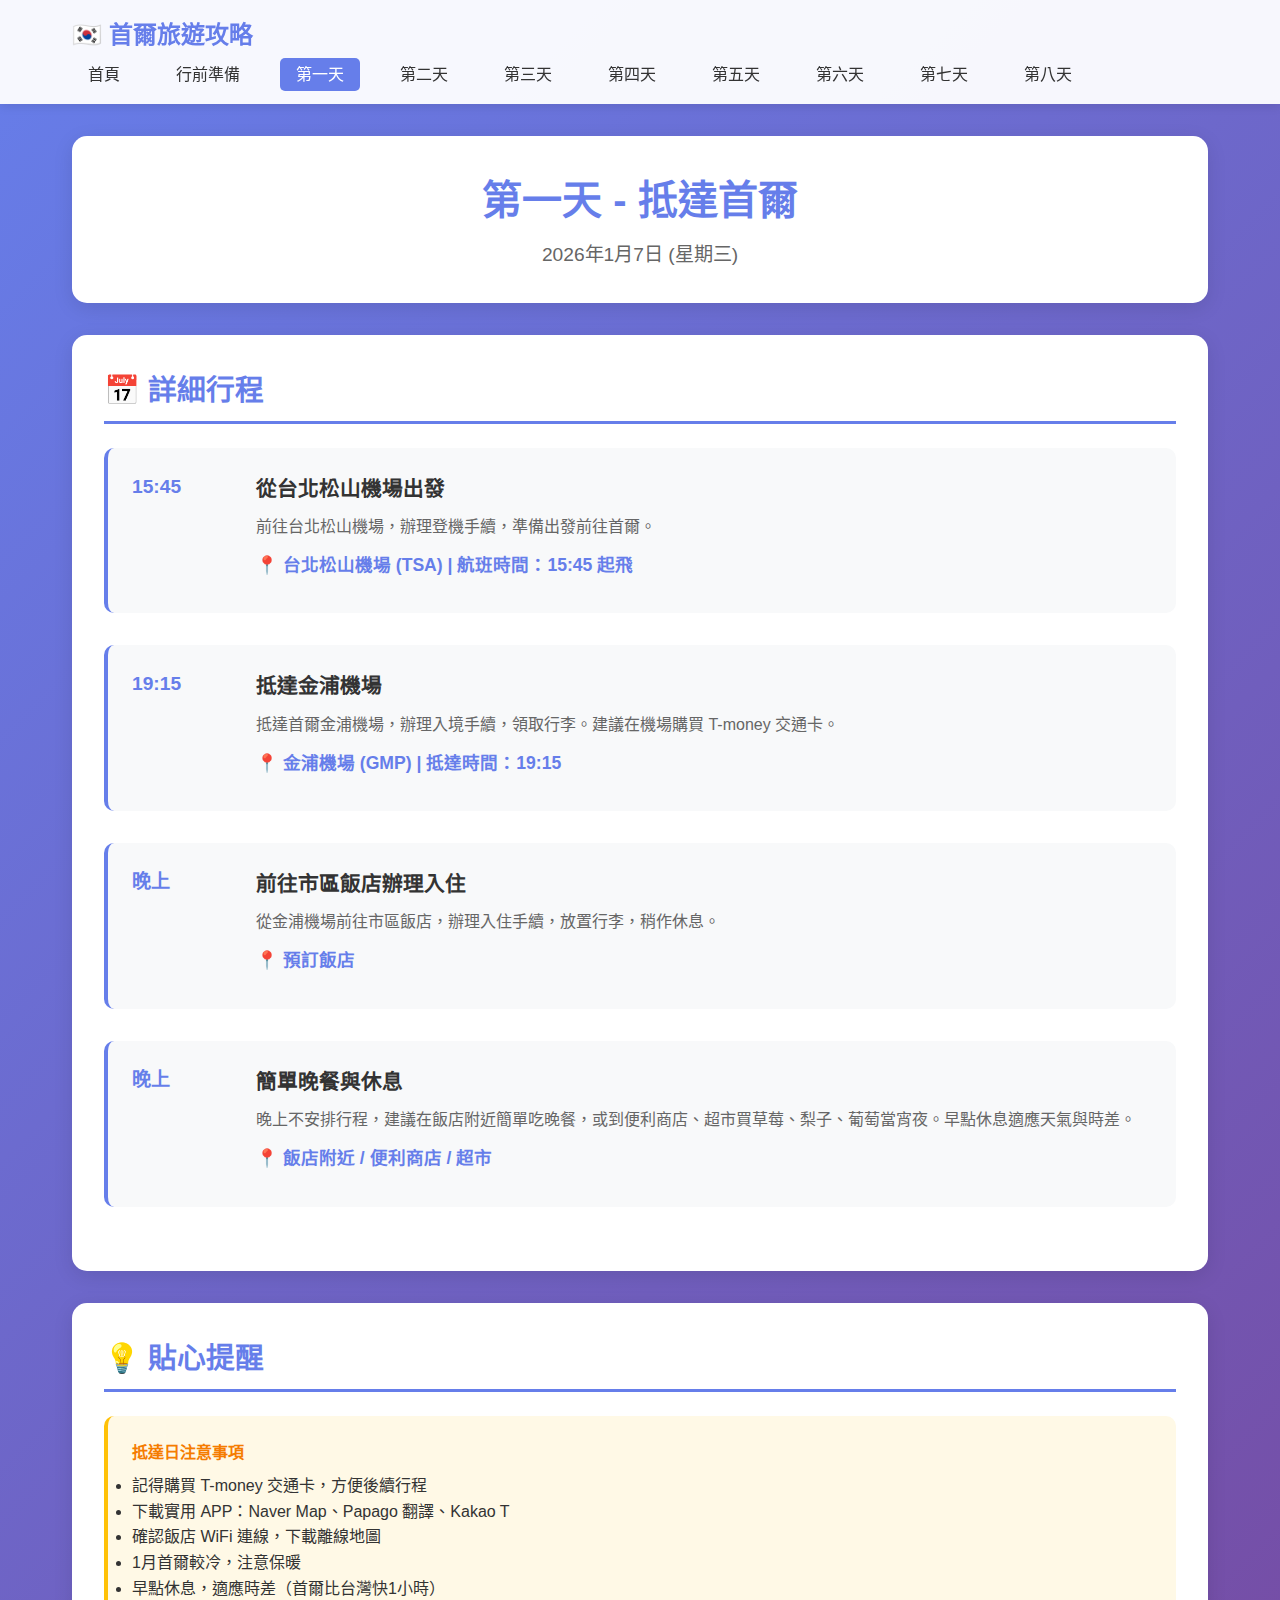
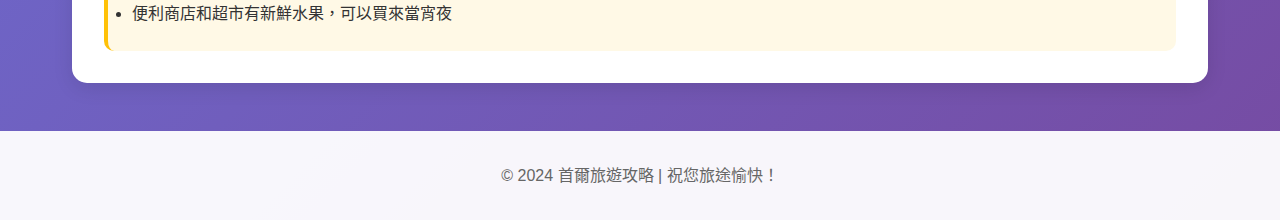
<file: day1.html>
<!DOCTYPE html>
<html lang="zh-TW">
<head>
    <meta charset="UTF-8">
    <meta name="viewport" content="width=device-width, initial-scale=1.0">
    <title>第一天 - 首爾旅遊攻略</title>
    <link rel="icon" type="image/svg+xml" href="favicon.svg">
    <link rel="alternate icon" href="favicon.ico">
    <link rel="stylesheet" href="styles.css">
</head>
<body>
    <header>
        <nav>
            <a href="index.html" class="logo">🇰🇷 首爾旅遊攻略</a>
            <div class="menu-toggle" id="menuToggle">
                <span></span>
                <span></span>
                <span></span>
            </div>
            <ul class="nav-links" id="navLinks">
                <li><a href="index.html">首頁</a></li>
                <li><a href="preparation.html">行前準備</a></li>
                <li><a href="day1.html" class="active">第一天</a></li>
                <li><a href="day2.html">第二天</a></li>
                <li><a href="day3.html">第三天</a></li>
                <li><a href="day4.html">第四天</a></li>
                <li><a href="day5.html">第五天</a></li>
                <li><a href="day6.html">第六天</a></li>
                <li><a href="day7.html">第七天</a></li>
                <li><a href="day8.html">第八天</a></li>
            </ul>
        </nav>
    </header>

    <main>
        <div class="day-header">
            <h1>第一天 - 抵達首爾</h1>
            <p class="date">2026年1月7日 (星期三)</p>
        </div>

        <section class="schedule-section">
            <h2>📅 詳細行程</h2>
            
            <div class="schedule-item">
                <div class="time">15:45</div>
                <div class="activity">
                    <h3>從台北松山機場出發</h3>
                    <p>前往台北松山機場，辦理登機手續，準備出發前往首爾。</p>
                    <p class="location">📍 台北松山機場 (TSA) | 航班時間：15:45 起飛</p>
                </div>
            </div>

            <div class="schedule-item">
                <div class="time">19:15</div>
                <div class="activity">
                    <h3>抵達金浦機場</h3>
                    <p>抵達首爾金浦機場，辦理入境手續，領取行李。建議在機場購買 T-money 交通卡。</p>
                    <p class="location">📍 金浦機場 (GMP) | 抵達時間：19:15</p>
                </div>
            </div>

            <div class="schedule-item">
                <div class="time">晚上</div>
                <div class="activity">
                    <h3>前往市區飯店辦理入住</h3>
                    <p>從金浦機場前往市區飯店，辦理入住手續，放置行李，稍作休息。</p>
                    <p class="location">📍 預訂飯店</p>
                </div>
            </div>

            <div class="schedule-item">
                <div class="time">晚上</div>
                <div class="activity">
                    <h3>簡單晚餐與休息</h3>
                    <p>晚上不安排行程，建議在飯店附近簡單吃晚餐，或到便利商店、超市買草莓、梨子、葡萄當宵夜。早點休息適應天氣與時差。</p>
                    <p class="location">📍 飯店附近 / 便利商店 / 超市</p>
                </div>
            </div>
        </section>

        <section class="schedule-section">
            <h2>💡 貼心提醒</h2>
            <div class="tips-section">
                <h4>抵達日注意事項</h4>
                <ul>
                    <li>記得購買 T-money 交通卡，方便後續行程</li>
                    <li>下載實用 APP：Naver Map、Papago 翻譯、Kakao T</li>
                    <li>確認飯店 WiFi 連線，下載離線地圖</li>
                    <li>1月首爾較冷，注意保暖</li>
                    <li>早點休息，適應時差（首爾比台灣快1小時）</li>
                    <li>便利商店和超市有新鮮水果，可以買來當宵夜</li>
                </ul>
            </div>
        </section>
    </main>

    <footer>
        <p>&copy; 2024 首爾旅遊攻略 | 祝您旅途愉快！</p>
    </footer>
    <script>
        // 手機版選單切換
        const menuToggle = document.getElementById('menuToggle');
        const navLinks = document.getElementById('navLinks');
        
        if (menuToggle) {
            menuToggle.addEventListener('click', function() {
                navLinks.classList.toggle('active');
            });
            
            const navItems = navLinks.querySelectorAll('a');
            navItems.forEach(item => {
                item.addEventListener('click', function() {
                    navLinks.classList.remove('active');
                });
            });
        }
    </script>
</body>
</html>
</file>
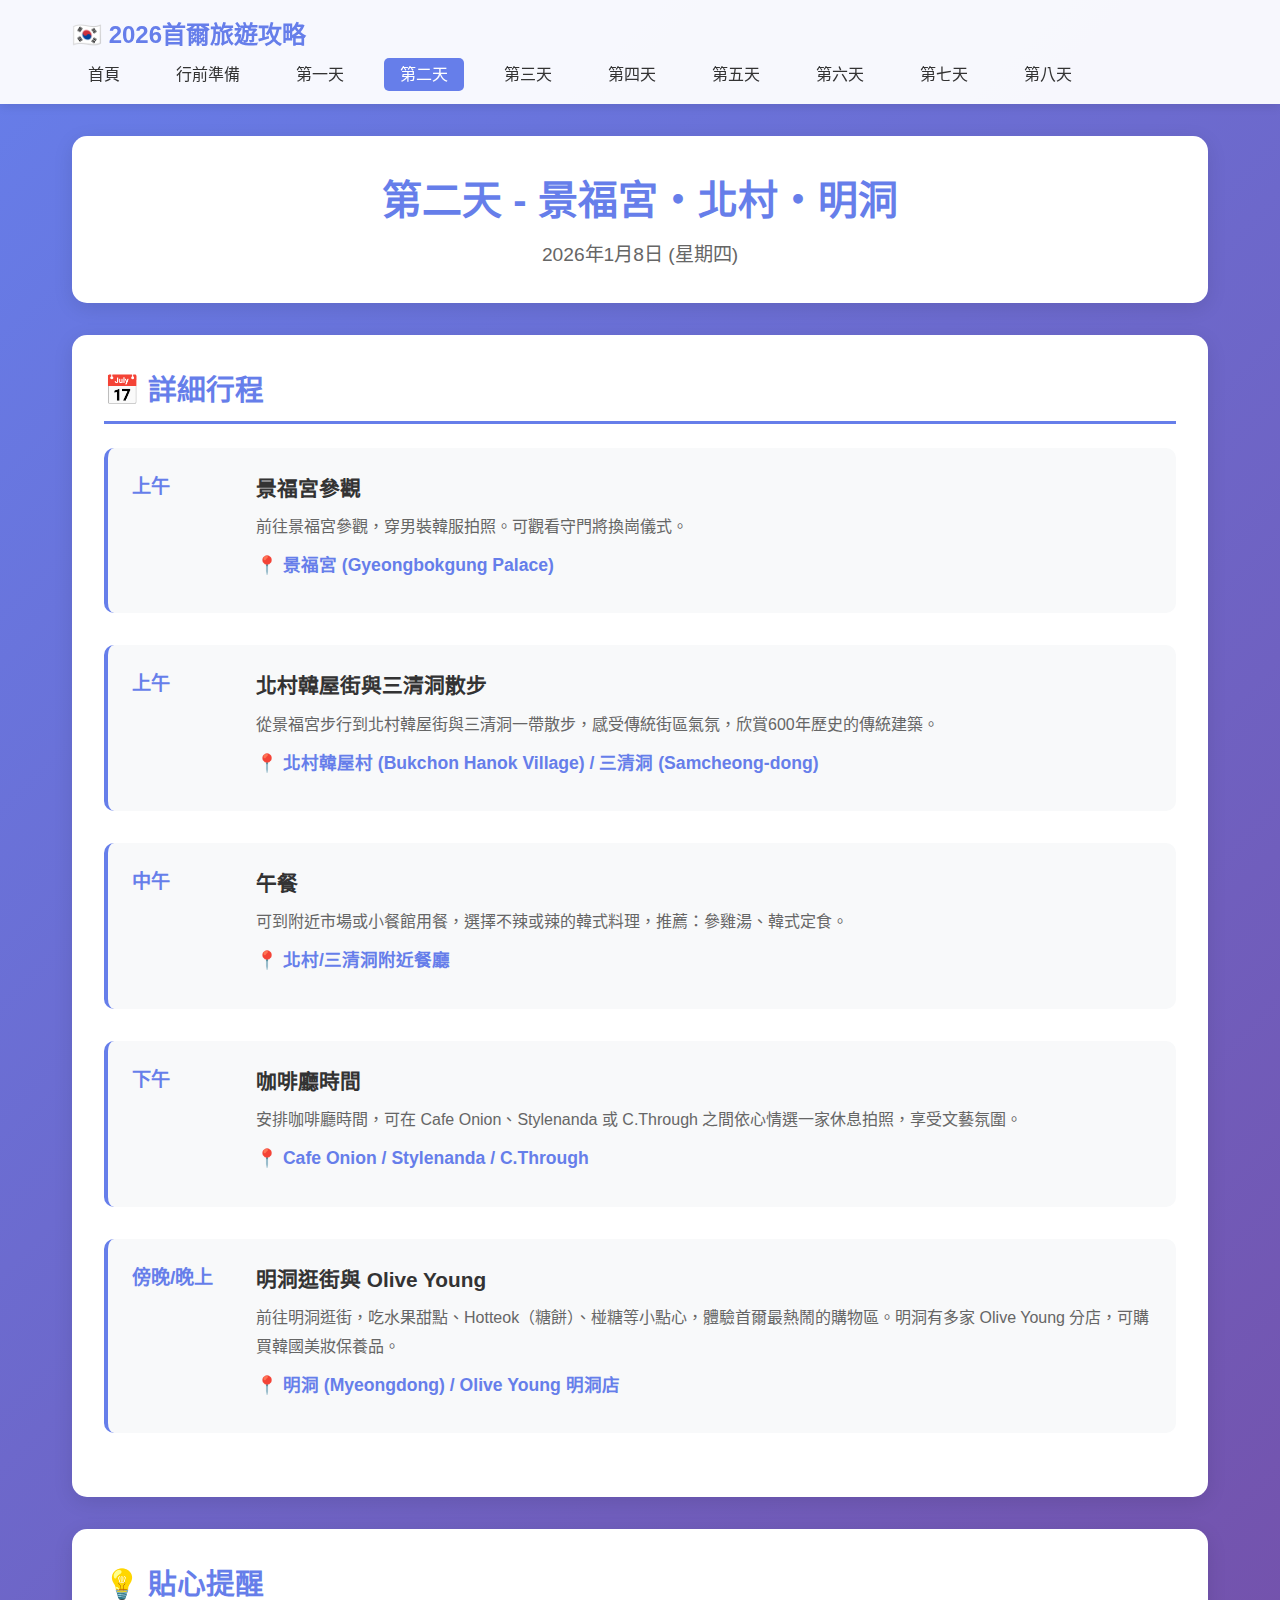
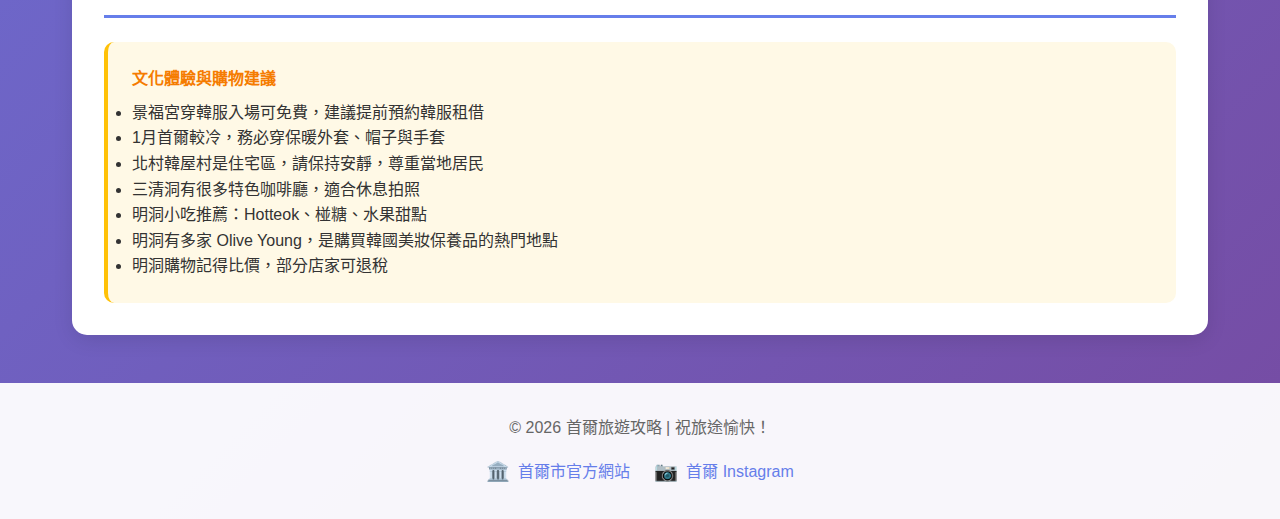
<file: day2.html>
<!DOCTYPE html>
<html lang="zh-TW">
<head>
    <meta charset="UTF-8">
    <meta name="viewport" content="width=device-width, initial-scale=1.0">
    <title>第二天 - 首爾旅遊攻略</title>
    <link rel="icon" type="image/svg+xml" href="favicon.svg">
    <link rel="alternate icon" href="favicon.ico">
    <link rel="stylesheet" href="styles.css">
</head>
<body>
    <header>
        <nav>
            <a href="index.html" class="logo">🇰🇷 2026首爾旅遊攻略</a>
            <div class="menu-toggle" id="menuToggle">
                <span></span>
                <span></span>
                <span></span>
            </div>
            <ul class="nav-links" id="navLinks">
                <li><a href="index.html">首頁</a></li>
                <li><a href="preparation.html">行前準備</a></li>
                <li><a href="day1.html">第一天</a></li>
                <li><a href="day2.html" class="active">第二天</a></li>
                <li><a href="day3.html">第三天</a></li>
                <li><a href="day4.html">第四天</a></li>
                <li><a href="day5.html">第五天</a></li>
                <li><a href="day6.html">第六天</a></li>
                <li><a href="day7.html">第七天</a></li>
                <li><a href="day8.html">第八天</a></li>
            </ul>
        </nav>
    </header>

    <main>
        <div class="day-header">
            <h1>第二天 - 景福宮・北村・明洞</h1>
            <p class="date">2026年1月8日 (星期四)</p>
        </div>

        <section class="schedule-section">
            <h2>📅 詳細行程</h2>
            
            <div class="schedule-item">
                <div class="time">上午</div>
                <div class="activity">
                    <h3>景福宮參觀</h3>
                    <p>前往景福宮參觀，穿男裝韓服拍照。可觀看守門將換崗儀式。</p>
                    <p class="location">📍 景福宮 (Gyeongbokgung Palace)</p>
                </div>
            </div>

            <div class="schedule-item">
                <div class="time">上午</div>
                <div class="activity">
                    <h3>北村韓屋街與三清洞散步</h3>
                    <p>從景福宮步行到北村韓屋街與三清洞一帶散步，感受傳統街區氣氛，欣賞600年歷史的傳統建築。</p>
                    <p class="location">📍 北村韓屋村 (Bukchon Hanok Village) / 三清洞 (Samcheong-dong)</p>
                </div>
            </div>

            <div class="schedule-item">
                <div class="time">中午</div>
                <div class="activity">
                    <h3>午餐</h3>
                    <p>可到附近市場或小餐館用餐，選擇不辣或辣的韓式料理，推薦：參雞湯、韓式定食。</p>
                    <p class="location">📍 北村/三清洞附近餐廳</p>
                </div>
            </div>

            <div class="schedule-item">
                <div class="time">下午</div>
                <div class="activity">
                    <h3>咖啡廳時間</h3>
                    <p>安排咖啡廳時間，可在 Cafe Onion、Stylenanda 或 C.Through 之間依心情選一家休息拍照，享受文藝氛圍。</p>
                    <p class="location">📍 Cafe Onion / Stylenanda / C.Through</p>
                </div>
            </div>

            <div class="schedule-item">
                <div class="time">傍晚/晚上</div>
                <div class="activity">
                    <h3>明洞逛街與 Olive Young</h3>
                    <p>前往明洞逛街，吃水果甜點、Hotteok（糖餅）、椪糖等小點心，體驗首爾最熱鬧的購物區。明洞有多家 Olive Young 分店，可購買韓國美妝保養品。</p>
                    <p class="location">📍 明洞 (Myeongdong) / Olive Young 明洞店</p>
                </div>
            </div>
        </section>

        <section class="schedule-section">
            <h2>💡 貼心提醒</h2>
            <div class="tips-section">
                <h4>文化體驗與購物建議</h4>
                <ul>
                    <li>景福宮穿韓服入場可免費，建議提前預約韓服租借</li>
                    <li>1月首爾較冷，務必穿保暖外套、帽子與手套</li>
                    <li>北村韓屋村是住宅區，請保持安靜，尊重當地居民</li>
                    <li>三清洞有很多特色咖啡廳，適合休息拍照</li>
                    <li>明洞小吃推薦：Hotteok、椪糖、水果甜點</li>
                    <li>明洞有多家 Olive Young，是購買韓國美妝保養品的熱門地點</li>
                    <li>明洞購物記得比價，部分店家可退稅</li>
                </ul>
            </div>
        </section>
    </main>

    <footer>
        <p>&copy; 2026 首爾旅遊攻略 | 祝旅途愉快！</p>
        <div class="footer-links" style="margin-top: 1rem; display: flex; justify-content: center; align-items: center; gap: 1.5rem; flex-wrap: wrap;">
            <a href="https://tchinese.seoul.go.kr/" target="_blank" rel="noopener noreferrer" style="color: #667eea; text-decoration: none; display: flex; align-items: center; gap: 0.5rem; transition: color 0.3s;">
                <span style="font-size: 1.2rem;">🏛️</span>
                <span>首爾市官方網站</span>
            </a>
            <a href="https://www.instagram.com/seoul.southkorea/" target="_blank" rel="noopener noreferrer" class="instagram-link" style="color: #667eea; text-decoration: none; display: flex; align-items: center; gap: 0.5rem; transition: color 0.3s;">
                <span style="font-size: 1.2rem;">📷</span>
                <span>首爾 Instagram</span>
            </a>
        </div>
    </footer>
    <script>
        const menuToggle = document.getElementById('menuToggle');
        const navLinks = document.getElementById('navLinks');
        if (menuToggle) {
            menuToggle.addEventListener('click', function() {
                navLinks.classList.toggle('active');
            });
            const navItems = navLinks.querySelectorAll('a');
            navItems.forEach(item => {
                item.addEventListener('click', function() {
                    navLinks.classList.remove('active');
                });
            });
        }
    </script>
</body>
</html>
</file>
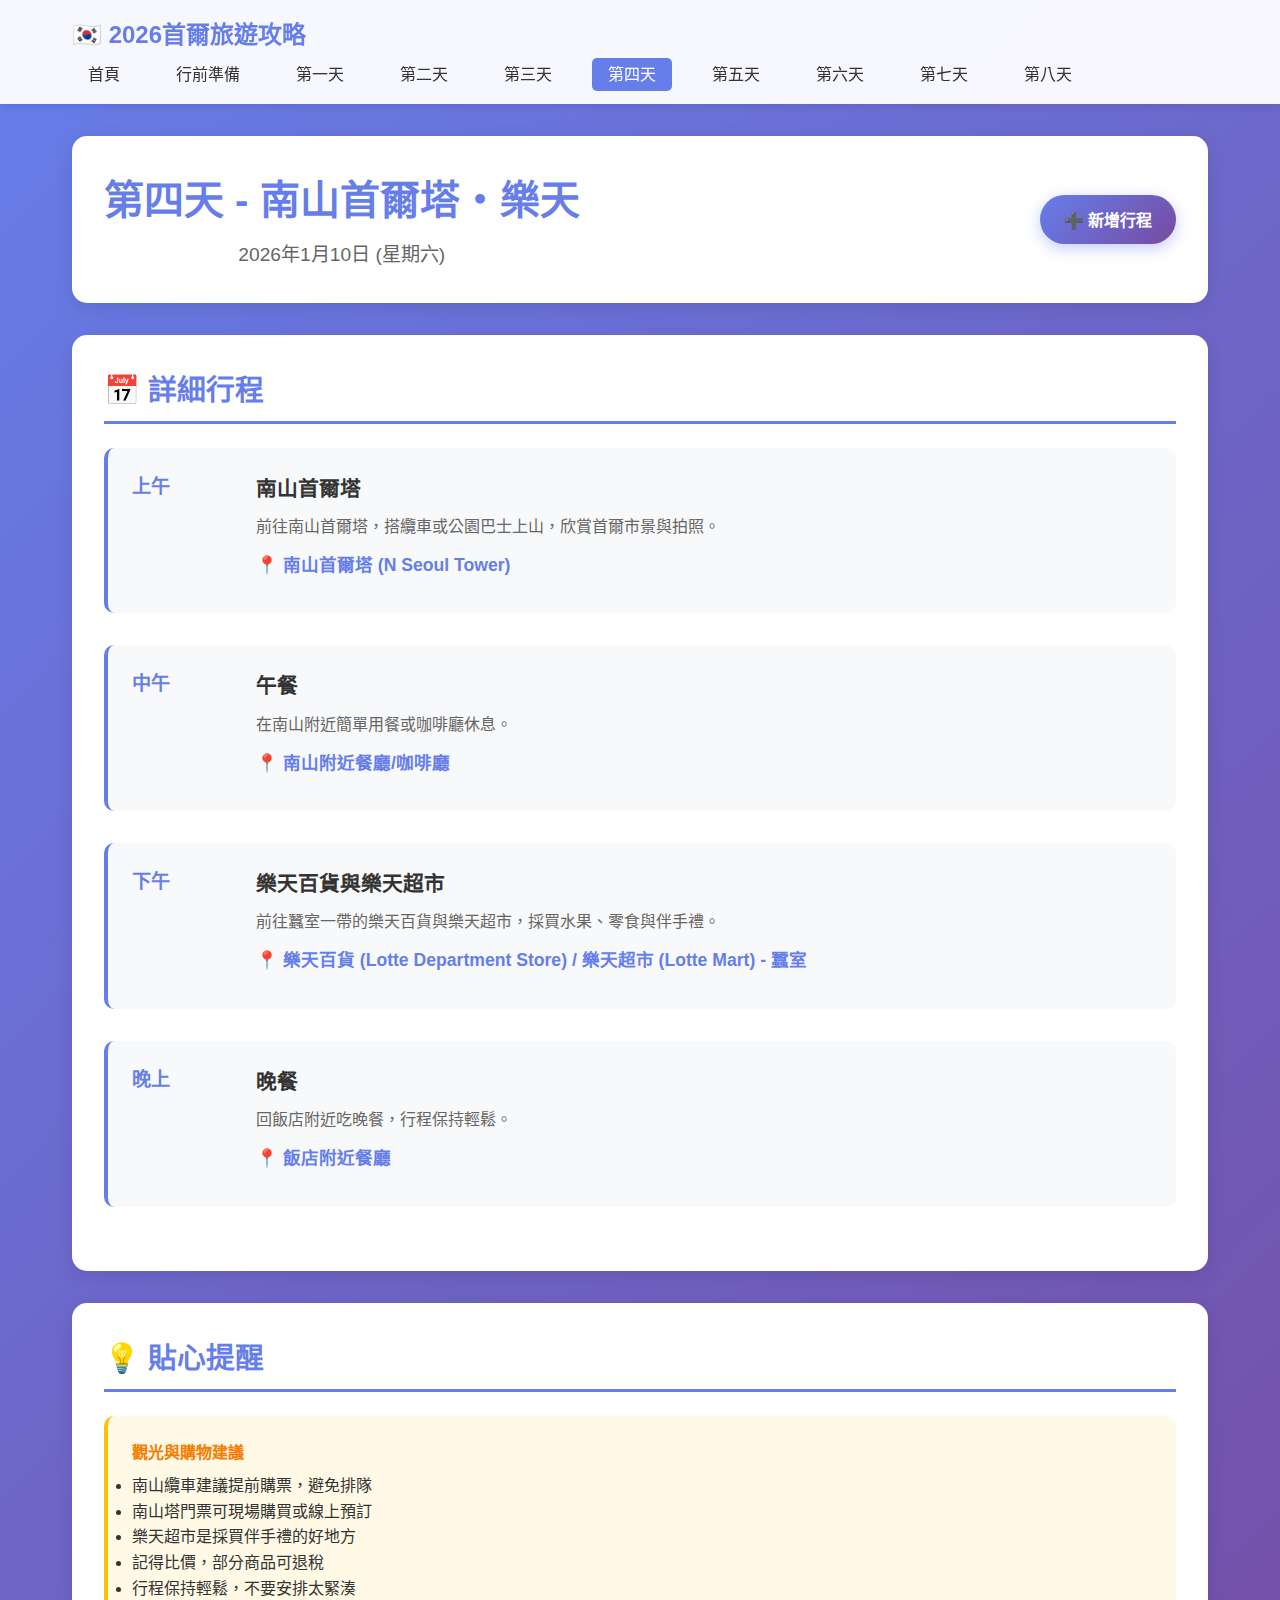
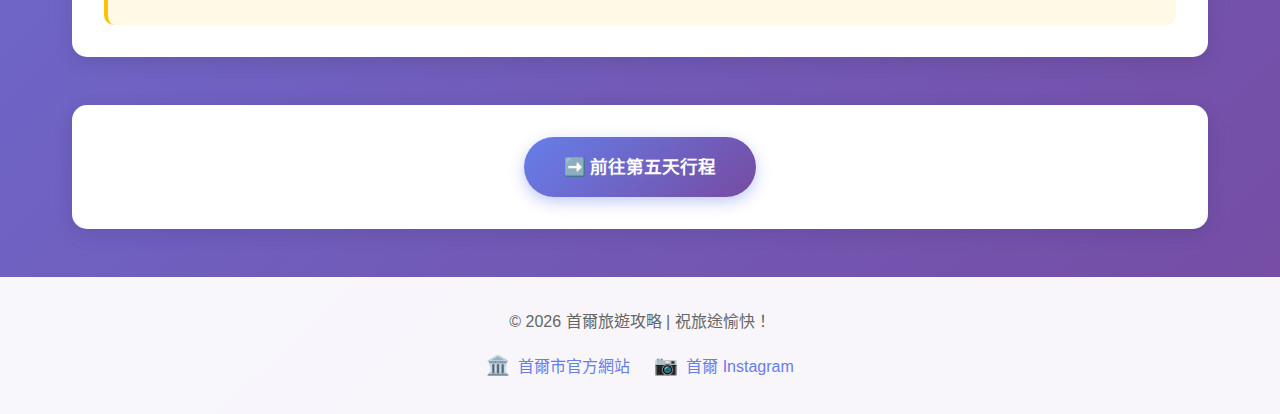
<file: day4.html>
<!DOCTYPE html>
<html lang="zh-TW">
<head>
    <meta charset="UTF-8">
    <meta name="viewport" content="width=device-width, initial-scale=1.0">
    <title>第四天 - 首爾旅遊攻略</title>
    <link rel="icon" type="image/svg+xml" href="favicon.svg">
    <link rel="alternate icon" href="favicon.ico">
    <link rel="stylesheet" href="styles.css">
</head>
<body>
    <header>
        <nav>
            <a href="index.html" class="logo">🇰🇷 2026首爾旅遊攻略</a>
            <div class="menu-toggle" id="menuToggle">
                <span></span>
                <span></span>
                <span></span>
            </div>
            <ul class="nav-links" id="navLinks">
                <li><a href="index.html">首頁</a></li>
                <li><a href="preparation.html">行前準備</a></li>
                <li><a href="day1.html">第一天</a></li>
                <li><a href="day2.html">第二天</a></li>
                <li><a href="day3.html">第三天</a></li>
                <li><a href="day4.html" class="active">第四天</a></li>
                <li><a href="day5.html">第五天</a></li>
                <li><a href="day6.html">第六天</a></li>
                <li><a href="day7.html">第七天</a></li>
                <li><a href="day8.html">第八天</a></li>
            </ul>
        </nav>
    </header>

    <main>
        <div class="day-header">
            <div style="display: flex; justify-content: space-between; align-items: center; flex-wrap: wrap; gap: 1rem;">
                <div>
                    <h1>第四天 - 南山首爾塔・樂天</h1>
                    <p class="date">2026年1月10日 (星期六)</p>
                </div>
                <button id="addScheduleBtn" class="add-schedule-btn" style="background: linear-gradient(135deg, #667eea 0%, #764ba2 100%); color: white; border: none; padding: 0.8rem 1.5rem; border-radius: 50px; font-size: 1rem; font-weight: bold; cursor: pointer; box-shadow: 0 4px 15px rgba(102, 126, 234, 0.4); transition: all 0.3s ease; display: flex; align-items: center; gap: 0.5rem;">
                    ➕ 新增行程
                </button>
            </div>
        </div>

        <section class="schedule-section">
            <h2>📅 詳細行程</h2>
            <div id="scheduleContainer">
            
            <div class="schedule-item">
                <div class="time">上午</div>
                <div class="activity">
                    <h3>南山首爾塔</h3>
                    <p>前往南山首爾塔，搭纜車或公園巴士上山，欣賞首爾市景與拍照。</p>
                    <p class="location">📍 南山首爾塔 (N Seoul Tower)</p>
                </div>
            </div>

            <div class="schedule-item">
                <div class="time">中午</div>
                <div class="activity">
                    <h3>午餐</h3>
                    <p>在南山附近簡單用餐或咖啡廳休息。</p>
                    <p class="location">📍 南山附近餐廳/咖啡廳</p>
                </div>
            </div>

            <div class="schedule-item">
                <div class="time">下午</div>
                <div class="activity">
                    <h3>樂天百貨與樂天超市</h3>
                    <p>前往蠶室一帶的樂天百貨與樂天超市，採買水果、零食與伴手禮。</p>
                    <p class="location">📍 樂天百貨 (Lotte Department Store) / 樂天超市 (Lotte Mart) - 蠶室</p>
                </div>
            </div>

            <div class="schedule-item">
                <div class="time">晚上</div>
                <div class="activity">
                    <h3>晚餐</h3>
                    <p>回飯店附近吃晚餐，行程保持輕鬆。</p>
                    <p class="location">📍 飯店附近餐廳</p>
                </div>
            </div>
            </div>
        </section>

        <!-- 新增行程模態框 -->
        <div id="scheduleModal" class="schedule-modal" style="display: none; position: fixed; top: 0; left: 0; width: 100%; height: 100%; background: rgba(0, 0, 0, 0.5); z-index: 2000; justify-content: center; align-items: center;">
            <div class="modal-content" style="background: white; padding: 2rem; border-radius: 15px; max-width: 500px; width: 90%; max-height: 90vh; overflow-y: auto; box-shadow: 0 10px 40px rgba(0, 0, 0, 0.3);">
                <div style="display: flex; justify-content: space-between; align-items: center; margin-bottom: 1.5rem;">
                    <h2 style="color: #667eea; margin: 0;">➕ 新增行程</h2>
                    <button id="closeModalBtn" style="background: none; border: none; font-size: 1.5rem; cursor: pointer; color: #999; padding: 0; width: 30px; height: 30px; display: flex; align-items: center; justify-content: center;">&times;</button>
                </div>
                <form id="scheduleForm">
                    <div style="margin-bottom: 1.5rem;">
                        <label style="display: block; margin-bottom: 0.5rem; font-weight: bold; color: #333;">時間選擇：</label>
                        <div style="display: flex; gap: 0.5rem; flex-wrap: wrap; margin-bottom: 0.5rem;">
                            <button type="button" class="time-option-btn" data-time="早上" style="padding: 0.5rem 1rem; border: 2px solid #667eea; background: white; color: #667eea; border-radius: 8px; cursor: pointer; transition: all 0.3s;">早上</button>
                            <button type="button" class="time-option-btn" data-time="中午" style="padding: 0.5rem 1rem; border: 2px solid #667eea; background: white; color: #667eea; border-radius: 8px; cursor: pointer; transition: all 0.3s;">中午</button>
                            <button type="button" class="time-option-btn" data-time="下午" style="padding: 0.5rem 1rem; border: 2px solid #667eea; background: white; color: #667eea; border-radius: 8px; cursor: pointer; transition: all 0.3s;">下午</button>
                            <button type="button" class="time-option-btn" data-time="傍晚" style="padding: 0.5rem 1rem; border: 2px solid #667eea; background: white; color: #667eea; border-radius: 8px; cursor: pointer; transition: all 0.3s;">傍晚</button>
                            <button type="button" class="time-option-btn" data-time="晚上" style="padding: 0.5rem 1rem; border: 2px solid #667eea; background: white; color: #667eea; border-radius: 8px; cursor: pointer; transition: all 0.3s;">晚上</button>
                        </div>
                        <div style="margin-top: 1rem;">
                            <label style="display: block; margin-bottom: 0.5rem; font-weight: bold; color: #333;">或自訂時間：</label>
                            <input type="time" id="customTime" style="width: 100%; padding: 0.8rem; border: 2px solid #e0e0e0; border-radius: 8px; font-size: 1rem; box-sizing: border-box;">
                        </div>
                        <input type="hidden" id="selectedTime" value="">
                    </div>
                    <div style="margin-bottom: 1.5rem;">
                        <label for="scheduleTitle" style="display: block; margin-bottom: 0.5rem; font-weight: bold; color: #333;">行程標題：</label>
                        <input type="text" id="scheduleTitle" required style="width: 100%; padding: 0.8rem; border: 2px solid #e0e0e0; border-radius: 8px; font-size: 1rem; box-sizing: border-box;">
                    </div>
                    <div style="margin-bottom: 1.5rem;">
                        <label for="scheduleDescription" style="display: block; margin-bottom: 0.5rem; font-weight: bold; color: #333;">行程描述：</label>
                        <textarea id="scheduleDescription" rows="4" style="width: 100%; padding: 0.8rem; border: 2px solid #e0e0e0; border-radius: 8px; font-size: 1rem; box-sizing: border-box; resize: vertical;"></textarea>
                    </div>
                    <div style="margin-bottom: 1.5rem;">
                        <label for="scheduleLocation" style="display: block; margin-bottom: 0.5rem; font-weight: bold; color: #333;">地點：</label>
                        <input type="text" id="scheduleLocation" placeholder="📍 例如：明洞、景福宮等" style="width: 100%; padding: 0.8rem; border: 2px solid #e0e0e0; border-radius: 8px; font-size: 1rem; box-sizing: border-box;">
                    </div>
                    <div style="display: flex; gap: 1rem; justify-content: flex-end;">
                        <button type="button" id="cancelBtn" style="padding: 0.8rem 1.5rem; border: 2px solid #e0e0e0; background: white; color: #666; border-radius: 8px; cursor: pointer; font-weight: bold; transition: all 0.3s;">取消</button>
                        <button type="submit" style="padding: 0.8rem 1.5rem; border: none; background: linear-gradient(135deg, #667eea 0%, #764ba2 100%); color: white; border-radius: 8px; cursor: pointer; font-weight: bold; transition: all 0.3s;">新增</button>
                    </div>
                </form>
            </div>
        </div>

        <section class="schedule-section">
            <h2>💡 貼心提醒</h2>
            <div class="tips-section">
                <h4>觀光與購物建議</h4>
                <ul>
                    <li>南山纜車建議提前購票，避免排隊</li>
                    <li>南山塔門票可現場購買或線上預訂</li>
                    <li>樂天超市是採買伴手禮的好地方</li>
                    <li>記得比價，部分商品可退稅</li>
                    <li>行程保持輕鬆，不要安排太緊湊</li>
                </ul>
            </div>
        </section>

        <section class="schedule-section" style="text-align: center; margin-top: 3rem;">
            <a href="day5.html" class="next-day-btn" style="display: inline-block; background: linear-gradient(135deg, #667eea 0%, #764ba2 100%); color: white; padding: 1rem 2.5rem; border-radius: 50px; text-decoration: none; font-size: 1.1rem; font-weight: bold; box-shadow: 0 5px 15px rgba(102, 126, 234, 0.4); transition: all 0.3s ease;">
                ➡️ 前往第五天行程
            </a>
        </section>
    </main>

    <footer>
        <p>&copy; 2026 首爾旅遊攻略 | 祝旅途愉快！</p>
        <div class="footer-links" style="margin-top: 1rem; display: flex; justify-content: center; align-items: center; gap: 1.5rem; flex-wrap: wrap;">
            <a href="https://tchinese.seoul.go.kr/" target="_blank" rel="noopener noreferrer" style="color: #667eea; text-decoration: none; display: flex; align-items: center; gap: 0.5rem; transition: color 0.3s;">
                <span style="font-size: 1.2rem;">🏛️</span>
                <span>首爾市官方網站</span>
            </a>
            <a href="https://www.instagram.com/seoul.southkorea/" target="_blank" rel="noopener noreferrer" class="instagram-link" style="color: #667eea; text-decoration: none; display: flex; align-items: center; gap: 0.5rem; transition: color 0.3s;">
                <span style="font-size: 1.2rem;">📷</span>
                <span>首爾 Instagram</span>
            </a>
        </div>
    </footer>
    <script>
        const menuToggle = document.getElementById('menuToggle');
        const navLinks = document.getElementById('navLinks');
        if (menuToggle) {
            menuToggle.addEventListener('click', function() {
                navLinks.classList.toggle('active');
            });
            const navItems = navLinks.querySelectorAll('a');
            navItems.forEach(item => {
                item.addEventListener('click', function() {
                    navLinks.classList.remove('active');
                });
            });
        }

        // 行程編輯功能
        const currentDay = 'day4';
        const scheduleContainer = document.getElementById('scheduleContainer');
        const addScheduleBtn = document.getElementById('addScheduleBtn');
        const scheduleModal = document.getElementById('scheduleModal');
        const closeModalBtn = document.getElementById('closeModalBtn');
        const cancelBtn = document.getElementById('cancelBtn');
        const scheduleForm = document.getElementById('scheduleForm');
        const timeOptionBtns = document.querySelectorAll('.time-option-btn');
        const customTimeInput = document.getElementById('customTime');
        const selectedTimeInput = document.getElementById('selectedTime');

        // Firebase 資料庫引用
        const schedulesRef = typeof firebase !== 'undefined' ? firebase.database().ref(`schedules/${currentDay}`) : null;
        let scheduleItems = {}; // 儲存所有行程項目的 ID 對應

        // 清除所有用戶新增的行程（保留原始行程）
        function clearUserAddedSchedules() {
            const userAddedItems = scheduleContainer.querySelectorAll('.schedule-item.user-added');
            userAddedItems.forEach(item => item.remove());
        }

        // 載入已保存的行程（從 Firebase）
        function loadSavedSchedules() {
            if (!schedulesRef) return;
            
            schedulesRef.on('value', (snapshot) => {
                const data = snapshot.val();
                clearUserAddedSchedules();
                scheduleItems = {};
                
                if (data) {
                    Object.keys(data).forEach(key => {
                        const schedule = data[key];
                        const itemId = addScheduleItem(
                            schedule.time, 
                            schedule.title, 
                            schedule.description, 
                            schedule.location, 
                            false, 
                            key
                        );
                        scheduleItems[key] = itemId;
                    });
                }
            });
        }

        // 保存行程到 Firebase
        function saveSchedules() {
            if (!schedulesRef) {
                // 回退到 localStorage
                const items = scheduleContainer.querySelectorAll('.schedule-item.user-added');
                const schedules = Array.from(items).map(item => ({
                    time: item.querySelector('.time').textContent,
                    title: item.querySelector('h3').textContent,
                    description: item.querySelector('p:not(.location)').textContent,
                    location: item.querySelector('.location') ? item.querySelector('.location').textContent.replace('📍 ', '') : ''
                }));
                localStorage.setItem(`schedules_${currentDay}`, JSON.stringify(schedules));
                return;
            }
            
            const items = scheduleContainer.querySelectorAll('.schedule-item.user-added');
            const schedules = {};
            
            items.forEach((item, index) => {
                const itemId = item.dataset.itemId || `item_${Date.now()}_${index}`;
                schedules[itemId] = {
                    time: item.querySelector('.time').textContent,
                    title: item.querySelector('h3').textContent,
                    description: item.querySelector('p:not(.location)').textContent,
                    location: item.querySelector('.location') ? item.querySelector('.location').textContent.replace('📍 ', '') : '',
                    timestamp: firebase.database.ServerValue.TIMESTAMP
                };
                item.dataset.itemId = itemId;
            });
            
            schedulesRef.set(schedules);
        }

        // 添加行程項目
        function addScheduleItem(time, title, description, location, save = true, itemId = null) {
            const scheduleItem = document.createElement('div');
            scheduleItem.className = 'schedule-item user-added';
            scheduleItem.style.position = 'relative';
            
            // 生成唯一的 ID
            if (!itemId) {
                itemId = `item_${Date.now()}_${Math.random().toString(36).substr(2, 9)}`;
            }
            scheduleItem.dataset.itemId = itemId;
            
            const deleteBtn = `<button class="delete-schedule-btn" style="position: absolute; top: 0.5rem; right: 0.5rem; background: #e74c3c; color: white; border: none; border-radius: 50%; width: 30px; height: 30px; cursor: pointer; font-size: 1rem; display: flex; align-items: center; justify-content: center; transition: all 0.3s;">&times;</button>`;
            
            scheduleItem.innerHTML = `
                ${deleteBtn}
                <div class="time">${time}</div>
                <div class="activity">
                    <h3>${title}</h3>
                    <p>${description}</p>
                    ${location ? `<p class="location">📍 ${location}</p>` : ''}
                </div>
            `;
            
            // 添加刪除按鈕事件
            const deleteBtnEl = scheduleItem.querySelector('.delete-schedule-btn');
            if (deleteBtnEl) {
                deleteBtnEl.addEventListener('click', function() {
                    if (schedulesRef) {
                        // 從 Firebase 刪除
                        schedulesRef.child(itemId).remove();
                    } else {
                        // 回退到本地刪除
                        scheduleItem.remove();
                        saveSchedules();
                    }
                });
            }
            
            scheduleContainer.appendChild(scheduleItem);
            scheduleItems[itemId] = scheduleItem;
            
            if (save) {
                saveSchedules();
            }
            
            return itemId;
        }

        // 打開模態框
        if (addScheduleBtn) {
            addScheduleBtn.addEventListener('click', function() {
                scheduleModal.style.display = 'flex';
                selectedTimeInput.value = '';
                customTimeInput.value = '';
                timeOptionBtns.forEach(btn => btn.style.background = 'white');
            });
        }

        // 關閉模態框
        function closeModal() {
            scheduleModal.style.display = 'none';
            scheduleForm.reset();
            selectedTimeInput.value = '';
            customTimeInput.value = '';
            timeOptionBtns.forEach(btn => {
                btn.style.background = 'white';
                btn.style.color = '#667eea';
            });
        }

        if (closeModalBtn) closeModalBtn.addEventListener('click', closeModal);
        if (cancelBtn) cancelBtn.addEventListener('click', closeModal);
        if (scheduleModal) {
            scheduleModal.addEventListener('click', function(e) {
                if (e.target === scheduleModal) {
                    closeModal();
                }
            });
        }

        // 時間選項按鈕
        timeOptionBtns.forEach(btn => {
            btn.addEventListener('click', function() {
                timeOptionBtns.forEach(b => {
                    b.style.background = 'white';
                    b.style.color = '#667eea';
                });
                this.style.background = '#667eea';
                this.style.color = 'white';
                selectedTimeInput.value = this.dataset.time;
                customTimeInput.value = '';
            });
        });

        // 自訂時間
        if (customTimeInput) {
            customTimeInput.addEventListener('change', function() {
                if (this.value) {
                    const [hours, minutes] = this.value.split(':');
                    selectedTimeInput.value = `${hours}:${minutes}`;
                    timeOptionBtns.forEach(btn => {
                        btn.style.background = 'white';
                        btn.style.color = '#667eea';
                    });
                }
            });
        }

        // 提交表單
        if (scheduleForm) {
            scheduleForm.addEventListener('submit', function(e) {
                e.preventDefault();
                
                const time = selectedTimeInput.value || customTimeInput.value || '未設定';
                const title = document.getElementById('scheduleTitle').value;
                const description = document.getElementById('scheduleDescription').value;
                const location = document.getElementById('scheduleLocation').value;
                
                if (!title) {
                    alert('請輸入行程標題');
                    return;
                }
                
                addScheduleItem(time, title, description, location);
                closeModal();
            });
        }

        // 頁面載入時載入已保存的行程
        // 檢查 Firebase 是否已初始化
        if (typeof firebase !== 'undefined' && firebase.apps.length > 0) {
            loadSavedSchedules();
        } else {
            // 如果 Firebase 未配置，回退到 localStorage
            console.warn('Firebase 未配置，使用 localStorage 作為備用方案');
            const saved = localStorage.getItem(`schedules_${currentDay}`);
            if (saved) {
                const schedules = JSON.parse(saved);
                schedules.forEach(schedule => {
                    addScheduleItem(schedule.time, schedule.title, schedule.description, schedule.location, false);
                });
            }
        }
    </script>
</body>
</html>
</file>
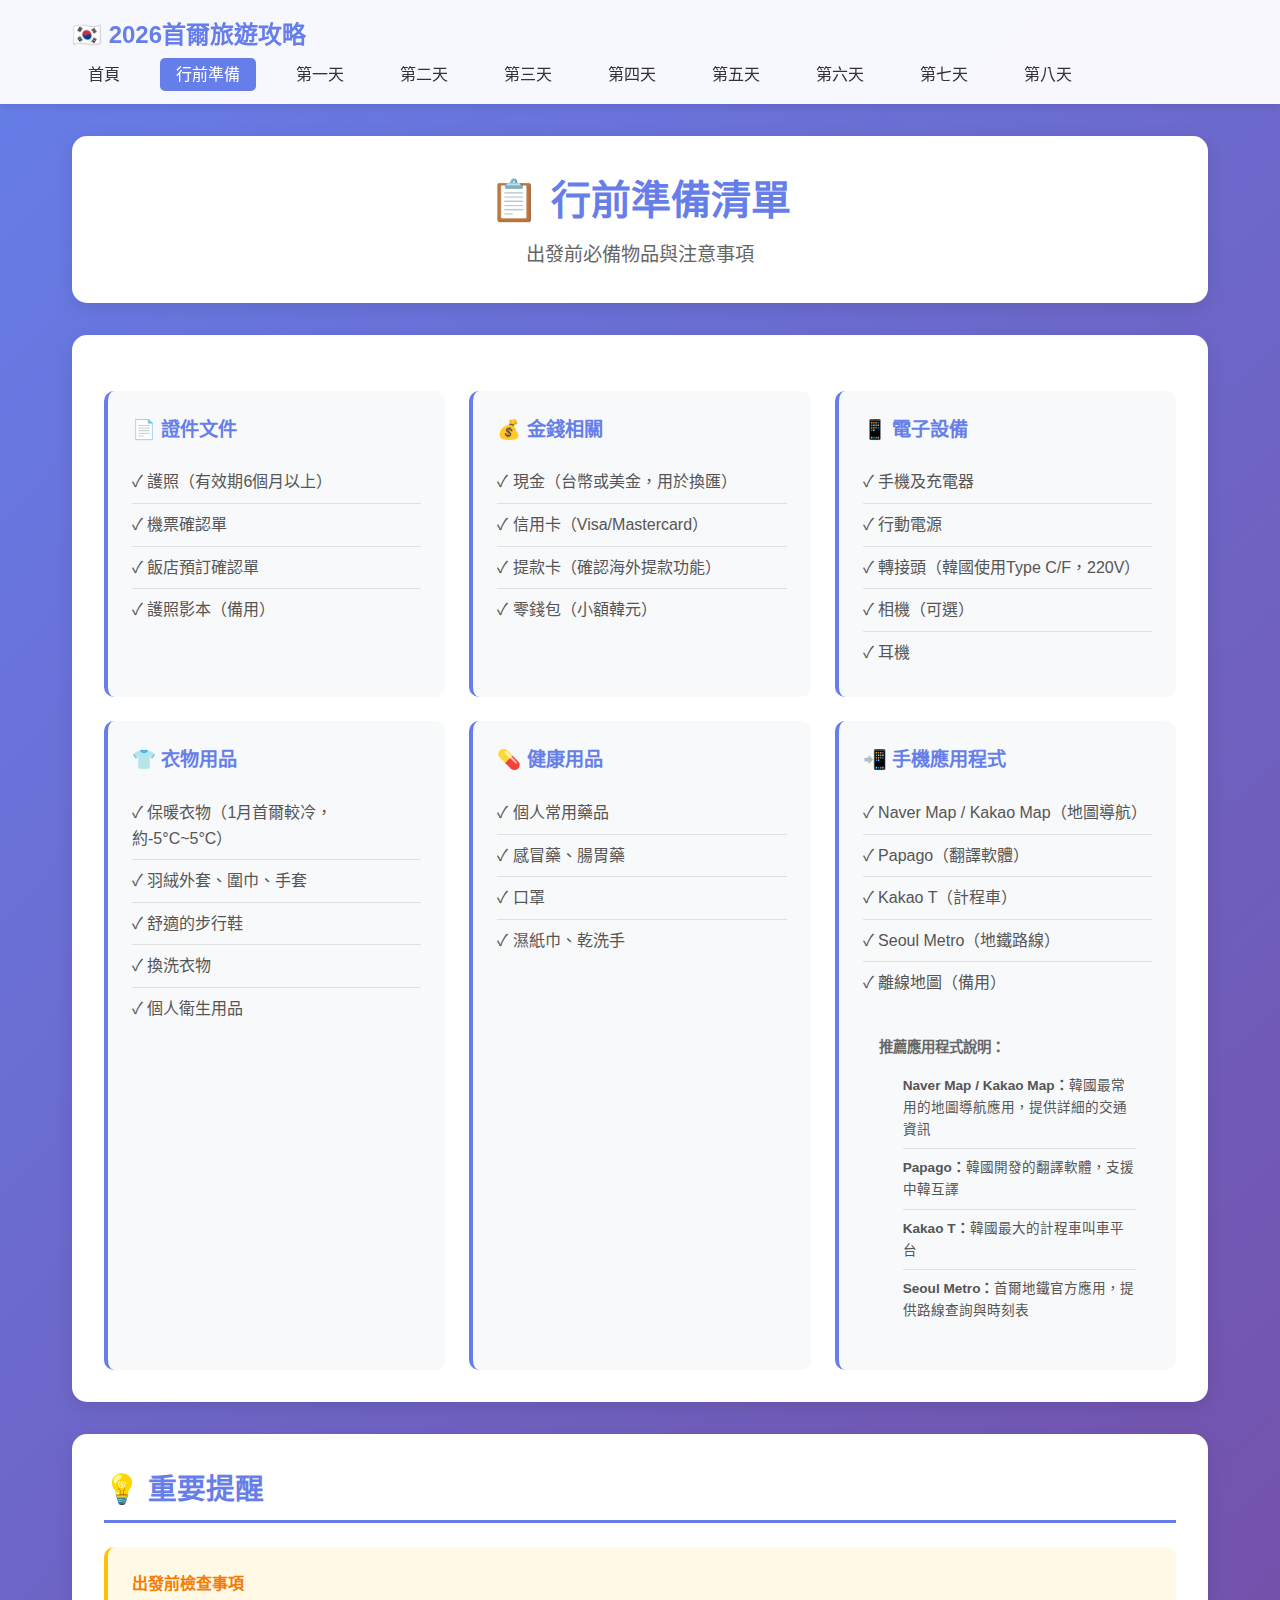
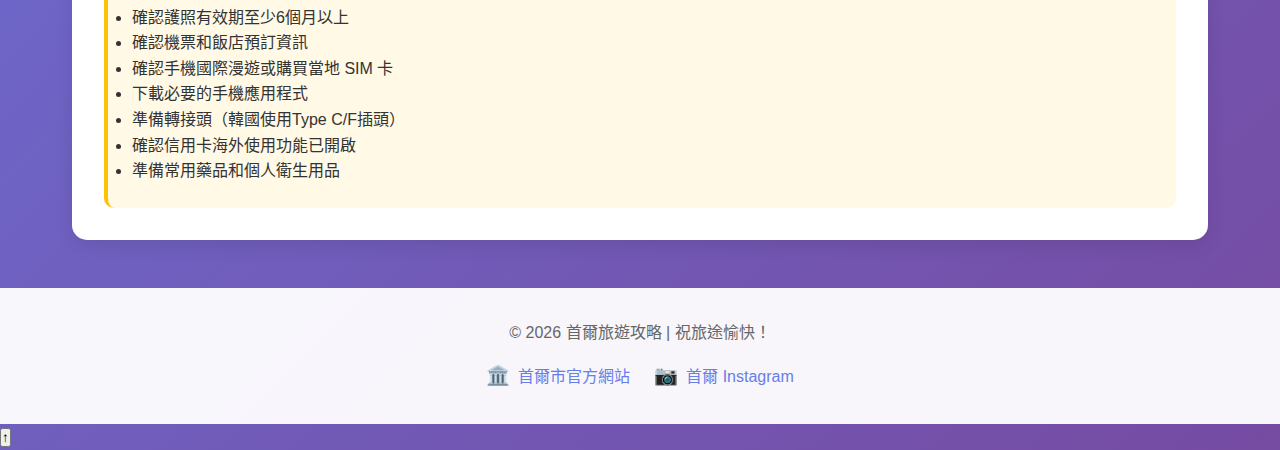
<file: preparation.html>
<!DOCTYPE html>
<html lang="zh-TW">
<head>
    <meta charset="UTF-8">
    <meta name="viewport" content="width=device-width, initial-scale=1.0">
    <title>行前準備 - 首爾旅遊攻略</title>
    <link rel="icon" type="image/svg+xml" href="favicon.svg">
    <link rel="alternate icon" href="favicon.ico">
    <link rel="stylesheet" href="styles.css">
</head>
<body>
    <header>
        <nav>
            <a href="index.html" class="logo">🇰🇷 2026首爾旅遊攻略</a>
            <div class="menu-toggle" id="menuToggle">
                <span></span>
                <span></span>
                <span></span>
            </div>
            <ul class="nav-links" id="navLinks">
                <li><a href="index.html">首頁</a></li>
                <li><a href="preparation.html" class="active">行前準備</a></li>
                <li><a href="day1.html">第一天</a></li>
                <li><a href="day2.html">第二天</a></li>
                <li><a href="day3.html">第三天</a></li>
                <li><a href="day4.html">第四天</a></li>
                <li><a href="day5.html">第五天</a></li>
                <li><a href="day6.html">第六天</a></li>
                <li><a href="day7.html">第七天</a></li>
                <li><a href="day8.html">第八天</a></li>
            </ul>
        </nav>
    </header>

    <main>
        <div class="day-header">
            <h1>📋 行前準備清單</h1>
            <p class="date">出發前必備物品與注意事項</p>
        </div>

        <section class="schedule-section">
            <div class="preparation-list">
                <div class="prep-category">
                    <h3>📄 證件文件</h3>
                    <ul>
                        <li>✓ 護照（有效期6個月以上）</li>
                        <li>✓ 機票確認單</li>
                        <li>✓ 飯店預訂確認單</li>
                        <li>✓ 護照影本（備用）</li>
                    </ul>
                </div>
                <div class="prep-category">
                    <h3>💰 金錢相關</h3>
                    <ul>
                        <li>✓ 現金（台幣或美金，用於換匯）</li>
                        <li>✓ 信用卡（Visa/Mastercard）</li>
                        <li>✓ 提款卡（確認海外提款功能）</li>
                        <li>✓ 零錢包（小額韓元）</li>
                    </ul>
                </div>
                <div class="prep-category">
                    <h3>📱 電子設備</h3>
                    <ul>
                        <li>✓ 手機及充電器</li>
                        <li>✓ 行動電源</li>
                        <li>✓ 轉接頭（韓國使用Type C/F，220V）</li>
                        <li>✓ 相機（可選）</li>
                        <li>✓ 耳機</li>
                    </ul>
                </div>
                <div class="prep-category">
                    <h3>👕 衣物用品</h3>
                    <ul>
                        <li>✓ 保暖衣物（1月首爾較冷，約-5°C~5°C）</li>
                        <li>✓ 羽絨外套、圍巾、手套</li>
                        <li>✓ 舒適的步行鞋</li>
                        <li>✓ 換洗衣物</li>
                        <li>✓ 個人衛生用品</li>
                    </ul>
                </div>
                <div class="prep-category">
                    <h3>💊 健康用品</h3>
                    <ul>
                        <li>✓ 個人常用藥品</li>
                        <li>✓ 感冒藥、腸胃藥</li>
                        <li>✓ 口罩</li>
                        <li>✓ 濕紙巾、乾洗手</li>
                    </ul>
                </div>
                <div class="prep-category">
                    <h3>📲 手機應用程式</h3>
                    <ul>
                        <li>✓ Naver Map / Kakao Map（地圖導航）</li>
                        <li>✓ Papago（翻譯軟體）</li>
                        <li>✓ Kakao T（計程車）</li>
                        <li>✓ Seoul Metro（地鐵路線）</li>
                        <li>✓ 離線地圖（備用）</li>
                    </ul>
                    <div style="margin-top: 1rem; padding: 1rem; background: #f8f9fa; border-radius: 8px;">
                        <p style="font-size: 0.9rem; color: #666; margin-bottom: 0.5rem;"><strong>推薦應用程式說明：</strong></p>
                        <ul style="font-size: 0.85rem; color: #555; padding-left: 1.5rem;">
                            <li><strong>Naver Map / Kakao Map：</strong>韓國最常用的地圖導航應用，提供詳細的交通資訊</li>
                            <li><strong>Papago：</strong>韓國開發的翻譯軟體，支援中韓互譯</li>
                            <li><strong>Kakao T：</strong>韓國最大的計程車叫車平台</li>
                            <li><strong>Seoul Metro：</strong>首爾地鐵官方應用，提供路線查詢與時刻表</li>
                        </ul>
                    </div>
                </div>
            </div>
        </section>

        <section class="schedule-section">
            <h2>💡 重要提醒</h2>
            <div class="tips-section">
                <h4>出發前檢查事項</h4>
                <ul>
                    <li>確認護照有效期至少6個月以上</li>
                    <li>確認機票和飯店預訂資訊</li>
                    <li>確認手機國際漫遊或購買當地 SIM 卡</li>
                    <li>下載必要的手機應用程式</li>
                    <li>準備轉接頭（韓國使用Type C/F插頭）</li>
                    <li>確認信用卡海外使用功能已開啟</li>
                    <li>準備常用藥品和個人衛生用品</li>
                </ul>
            </div>
        </section>
    </main>

    <footer>
        <p>&copy; 2026 首爾旅遊攻略 | 祝旅途愉快！</p>
        <div class="footer-links" style="margin-top: 1rem; display: flex; justify-content: center; align-items: center; gap: 1.5rem; flex-wrap: wrap;">
            <a href="https://tchinese.seoul.go.kr/" target="_blank" rel="noopener noreferrer" style="color: #667eea; text-decoration: none; display: flex; align-items: center; gap: 0.5rem; transition: color 0.3s;">
                <span style="font-size: 1.2rem;">🏛️</span>
                <span>首爾市官方網站</span>
            </a>
            <a href="https://www.instagram.com/seoul.southkorea/" target="_blank" rel="noopener noreferrer" class="instagram-link" style="color: #667eea; text-decoration: none; display: flex; align-items: center; gap: 0.5rem; transition: color 0.3s;">
                <span style="font-size: 1.2rem;">📷</span>
                <span>首爾 Instagram</span>
            </a>
        </div>
    </footer>
    <script>
        const menuToggle = document.getElementById('menuToggle');
        const navLinks = document.getElementById('navLinks');
        if (menuToggle) {
            menuToggle.addEventListener('click', function() {
                navLinks.classList.toggle('active');
            });
            const navItems = navLinks.querySelectorAll('a');
            navItems.forEach(item => {
                item.addEventListener('click', function() {
                    navLinks.classList.remove('active');
                });
            });
        }
    </script>

    <!-- 返回頁首按鈕 -->
    <button class="scroll-to-top" id="scrollToTop" aria-label="返回頁首">↑</button>
    <script>
        // 返回頁首按鈕功能
        const scrollToTopBtn = document.getElementById('scrollToTop');
        
        // 監聽滾動事件
        window.addEventListener('scroll', function() {
            if (window.pageYOffset > 300) {
                scrollToTopBtn.classList.add('show');
            } else {
                scrollToTopBtn.classList.remove('show');
            }
        });
        
        // 點擊按鈕返回頁首
        scrollToTopBtn.addEventListener('click', function() {
            window.scrollTo({
                top: 0,
                behavior: 'smooth'
            });
        });
    </script>
</body>
</html>
</file>
<file: styles.css>
* {
    margin: 0;
    padding: 0;
    box-sizing: border-box;
}

body {
    font-family: 'Microsoft JhengHei', '微軟正黑體', Arial, sans-serif;
    line-height: 1.6;
    color: #333;
    background: linear-gradient(135deg, #667eea 0%, #764ba2 100%);
    min-height: 100vh;
}

header {
    background: rgba(255, 255, 255, 0.95);
    box-shadow: 0 2px 10px rgba(0, 0, 0, 0.1);
    position: sticky;
    top: 0;
    z-index: 1000;
}

nav {
    max-width: 1200px;
    margin: 0 auto;
    padding: 1rem 2rem;
    display: flex;
    justify-content: space-between;
    align-items: center;
    flex-wrap: wrap;
}

.logo {
    font-size: 1.5rem;
    font-weight: bold;
    color: #667eea;
    text-decoration: none;
    display: block;
    margin-right: 2rem;
    margin-bottom: 0.5rem;
}

.logo:hover {
    opacity: 0.8;
}

.menu-toggle {
    display: none;
    flex-direction: column;
    cursor: pointer;
    padding: 0.5rem;
}

.menu-toggle span {
    width: 25px;
    height: 3px;
    background: #667eea;
    margin: 3px 0;
    transition: 0.3s;
    border-radius: 3px;
}

.nav-links {
    display: flex;
    list-style: none;
    gap: 1.5rem;
    flex-wrap: wrap;
}

.nav-links a {
    text-decoration: none;
    color: #333;
    font-weight: 500;
    padding: 0.5rem 1rem;
    border-radius: 5px;
    transition: all 0.3s ease;
}

.nav-links a:hover,
.nav-links a.active {
    background: #667eea;
    color: white;
}

main {
    max-width: 1200px;
    margin: 2rem auto;
    padding: 0 2rem;
}

.hero {
    text-align: center;
    color: white;
    padding: 4rem 2rem;
    margin-bottom: 3rem;
    background: linear-gradient(135deg, rgba(102, 126, 234, 0.9) 0%, rgba(118, 75, 162, 0.9) 100%),
                url('data:image/svg+xml,<svg xmlns="http://www.w3.org/2000/svg" viewBox="0 0 1200 600"><defs><pattern id="grid" width="40" height="40" patternUnits="userSpaceOnUse"><path d="M 40 0 L 0 0 0 40" fill="none" stroke="rgba(255,255,255,0.1)" stroke-width="1"/></pattern></defs><rect width="1200" height="600" fill="url(%23grid)"/><circle cx="200" cy="150" r="80" fill="rgba(255,255,255,0.05)"/><circle cx="1000" cy="450" r="120" fill="rgba(255,255,255,0.05)"/><circle cx="600" cy="300" r="100" fill="rgba(255,255,255,0.05)"/></svg>');
    background-size: cover, auto;
    background-position: center;
    border-radius: 15px;
    box-shadow: 0 10px 30px rgba(0, 0, 0, 0.2);
    position: relative;
    overflow: hidden;
}

.hero::before {
    content: '';
    position: absolute;
    top: 0;
    left: 0;
    right: 0;
    bottom: 0;
    background: radial-gradient(circle at 30% 50%, rgba(255, 255, 255, 0.1) 0%, transparent 50%),
                radial-gradient(circle at 70% 80%, rgba(255, 255, 255, 0.1) 0%, transparent 50%);
    pointer-events: none;
}

.hero h1,
.hero p {
    position: relative;
    z-index: 1;
}

.hero h1 {
    font-size: 3rem;
    margin-bottom: 1rem;
    text-shadow: 2px 2px 4px rgba(0, 0, 0, 0.3);
}

.hero p {
    font-size: 1.5rem;
    text-shadow: 1px 1px 2px rgba(0, 0, 0, 0.3);
}

.info-cards {
    display: grid;
    grid-template-columns: repeat(auto-fit, minmax(300px, 1fr));
    gap: 2rem;
    margin-bottom: 3rem;
}

.card {
    background: white;
    border-radius: 15px;
    padding: 2rem;
    box-shadow: 0 5px 20px rgba(0, 0, 0, 0.1);
    transition: transform 0.3s ease, box-shadow 0.3s ease;
}

.card:hover {
    transform: translateY(-5px);
    box-shadow: 0 8px 25px rgba(0, 0, 0, 0.15);
}

.card-icon {
    font-size: 3rem;
    text-align: center;
    margin-bottom: 1rem;
}

.card h2 {
    color: #667eea;
    margin-bottom: 1rem;
    text-align: center;
    font-size: 1.5rem;
}

.exchange-rate,
.weather-info,
.wifi-info,
.cash-info,
.transport-info,
.app-info {
    text-align: center;
}

.rate-value {
    font-size: 2rem;
    font-weight: bold;
    color: #667eea;
    margin: 0.5rem 0;
}

#swap-rate-btn:hover {
    background: #5568d3;
}

#swap-rate-btn:active {
    background: #4457c1;
}

.rate-label {
    color: #666;
    font-size: 0.9rem;
}

.temperature {
    font-size: 3rem;
    font-weight: bold;
    color: #ff6b6b;
    margin: 1rem 0;
}

.weather-desc {
    font-size: 1.2rem;
    color: #666;
    margin-bottom: 1rem;
}

.location {
    font-size: 1.1rem;
    color: #667eea;
    font-weight: bold;
    margin-bottom: 0.5rem;
}

.wifi-info ul,
.cash-info ul,
.transport-info ul,
.app-info ul {
    text-align: left;
    margin: 1rem 0;
    padding-left: 1.5rem;
}

.wifi-info li,
.cash-info li,
.transport-info li,
.app-info li {
    margin: 0.5rem 0;
    color: #555;
}

.time-info {
    text-align: center;
}

.time-display {
    margin: 1.5rem 0;
    padding: 1rem;
    background: #f8f9fa;
    border-radius: 10px;
}

.time-label {
    font-size: 1rem;
    color: #666;
    margin-bottom: 0.5rem;
    font-weight: bold;
}

.time-value {
    font-size: 2rem;
    font-weight: bold;
    color: #667eea;
    margin: 0.5rem 0;
}

.time-note {
    font-size: 0.9rem;
    color: #999;
    margin-top: 1rem;
}

.preparation-list {
    display: grid;
    grid-template-columns: repeat(auto-fit, minmax(280px, 1fr));
    gap: 1.5rem;
    margin-top: 1.5rem;
}

.prep-category {
    background: #f8f9fa;
    padding: 1.5rem;
    border-radius: 10px;
    border-left: 4px solid #667eea;
}

.prep-category h3 {
    color: #667eea;
    margin-bottom: 1rem;
    font-size: 1.2rem;
}

.prep-category ul {
    list-style: none;
    padding: 0;
}

.prep-category li {
    padding: 0.5rem 0;
    color: #555;
    border-bottom: 1px solid #e0e0e0;
}

.prep-category li:last-child {
    border-bottom: none;
}

#map {
    z-index: 1;
}

.wifi-tip,
.cash-tip {
    margin-top: 1rem;
    padding: 0.75rem;
    background: #f0f0f0;
    border-radius: 8px;
    font-size: 0.9rem;
    color: #666;
}

.last-update {
    font-size: 0.85rem;
    color: #999;
    margin-top: 1rem;
}

.quick-links {
    background: white;
    border-radius: 15px;
    padding: 2rem;
    box-shadow: 0 5px 20px rgba(0, 0, 0, 0.1);
    margin-bottom: 3rem;
}

.quick-links h2 {
    color: #667eea;
    margin-bottom: 2rem;
    text-align: center;
    font-size: 2rem;
}

.day-grid {
    display: grid;
    grid-template-columns: repeat(auto-fit, minmax(200px, 1fr));
    gap: 1.5rem;
}

.day-card {
    background: linear-gradient(135deg, #667eea 0%, #764ba2 100%);
    color: white;
    padding: 2rem;
    border-radius: 10px;
    text-decoration: none;
    text-align: center;
    transition: transform 0.3s ease, box-shadow 0.3s ease;
    box-shadow: 0 4px 15px rgba(0, 0, 0, 0.2);
}

.day-card:hover {
    transform: translateY(-5px);
    box-shadow: 0 8px 25px rgba(0, 0, 0, 0.3);
}

.day-card h3 {
    font-size: 1.5rem;
    margin-bottom: 0.5rem;
}

.day-card p {
    font-size: 1rem;
    opacity: 0.9;
}

/* Day page styles */
.day-header {
    background: white;
    border-radius: 15px;
    padding: 2rem;
    margin-bottom: 2rem;
    box-shadow: 0 5px 20px rgba(0, 0, 0, 0.1);
    text-align: center;
}

.day-header h1 {
    color: #667eea;
    font-size: 2.5rem;
    margin-bottom: 0.5rem;
}

.day-header .date {
    color: #666;
    font-size: 1.2rem;
}

.schedule-section {
    background: white;
    border-radius: 15px;
    padding: 2rem;
    margin-bottom: 2rem;
    box-shadow: 0 5px 20px rgba(0, 0, 0, 0.1);
}

.schedule-section h2 {
    color: #667eea;
    margin-bottom: 1.5rem;
    font-size: 1.8rem;
    border-bottom: 3px solid #667eea;
    padding-bottom: 0.5rem;
}

.schedule-item {
    display: flex;
    gap: 1.5rem;
    margin-bottom: 2rem;
    padding: 1.5rem;
    background: #f8f9fa;
    border-radius: 10px;
    border-left: 4px solid #667eea;
}

.time {
    font-weight: bold;
    color: #667eea;
    font-size: 1.2rem;
    min-width: 100px;
}

.activity {
    flex: 1;
}

.activity h3 {
    color: #333;
    margin-bottom: 0.5rem;
    font-size: 1.3rem;
}

.activity p {
    color: #666;
    line-height: 1.8;
}

.activity .location {
    color: #667eea;
    font-weight: bold;
    margin-top: 0.5rem;
}

.tips-section {
    background: #fff9e6;
    border-left: 4px solid #ffc107;
    padding: 1.5rem;
    border-radius: 10px;
    margin-top: 1rem;
}

.tips-section h4 {
    color: #f57c00;
    margin-bottom: 0.5rem;
}

footer {
    background: rgba(255, 255, 255, 0.95);
    text-align: center;
    padding: 2rem;
    margin-top: 3rem;
    color: #666;
}

.footer-links {
    margin-top: 1rem;
    display: flex;
    justify-content: center;
    align-items: center;
    gap: 1.5rem;
    flex-wrap: wrap;
}

.footer-links a {
    color: #667eea;
    text-decoration: none;
    display: flex;
    align-items: center;
    gap: 0.5rem;
    transition: color 0.3s;
}

.footer-links a:hover {
    color: #5568d3;
}

.instagram-link {
    transition: color 0.3s ease;
}

.instagram-link:hover {
    color: #E4405F !important;
}

.instagram-link:hover span:first-child {
    transform: scale(1.1);
    transition: transform 0.3s ease;
}

.next-day-btn:hover {
    transform: translateY(-2px);
    box-shadow: 0 8px 20px rgba(102, 126, 234, 0.5) !important;
}

.next-day-btn:active {
    transform: translateY(0);
}

.add-schedule-btn:hover {
    transform: translateY(-2px);
    box-shadow: 0 6px 20px rgba(102, 126, 234, 0.5) !important;
}

.add-schedule-btn:active {
    transform: translateY(0);
}

.time-option-btn:hover {
    background: #f0f0f0 !important;
}

.time-option-btn.active {
    background: #667eea !important;
    color: white !important;
}

.delete-schedule-btn:hover {
    background: #c0392b !important;
    transform: scale(1.1);
}

.schedule-item.user-added {
    animation: slideIn 0.3s ease;
}

@keyframes slideIn {
    from {
        opacity: 0;
        transform: translateY(-10px);
    }
    to {
        opacity: 1;
        transform: translateY(0);
    }
}

@media (max-width: 768px) {
    .hero h1 {
        font-size: 2rem;
    }

    .hero p {
        font-size: 1.2rem;
    }

    .info-cards {
        grid-template-columns: 1fr;
    }

    .preparation-list {
        grid-template-columns: 1fr;
    }

    .menu-toggle {
        display: flex;
    }

    .nav-links {
        display: none;
        position: absolute;
        top: 100%;
        left: 0;
        right: 0;
        background: white;
        flex-direction: column;
        padding: 1rem 0;
        box-shadow: 0 5px 10px rgba(0, 0, 0, 0.1);
        gap: 0;
        z-index: 999;
    }

    .nav-links.active {
        display: flex;
    }

    .nav-links li {
        width: 100%;
    }

    .nav-links a {
        display: block;
        padding: 1rem 2rem;
        border-radius: 0;
        width: 100%;
    }

    .schedule-item {
        flex-direction: column;
    }

    .time {
        min-width: auto;
    }

    nav {
        position: relative;
        padding: 1.5rem 1.5rem;
    }
    
    .logo {
        margin-right: 1.5rem;
        margin-bottom: 0.75rem;
    }

    main {
        padding: 0 1rem;
    }
}
</file>
